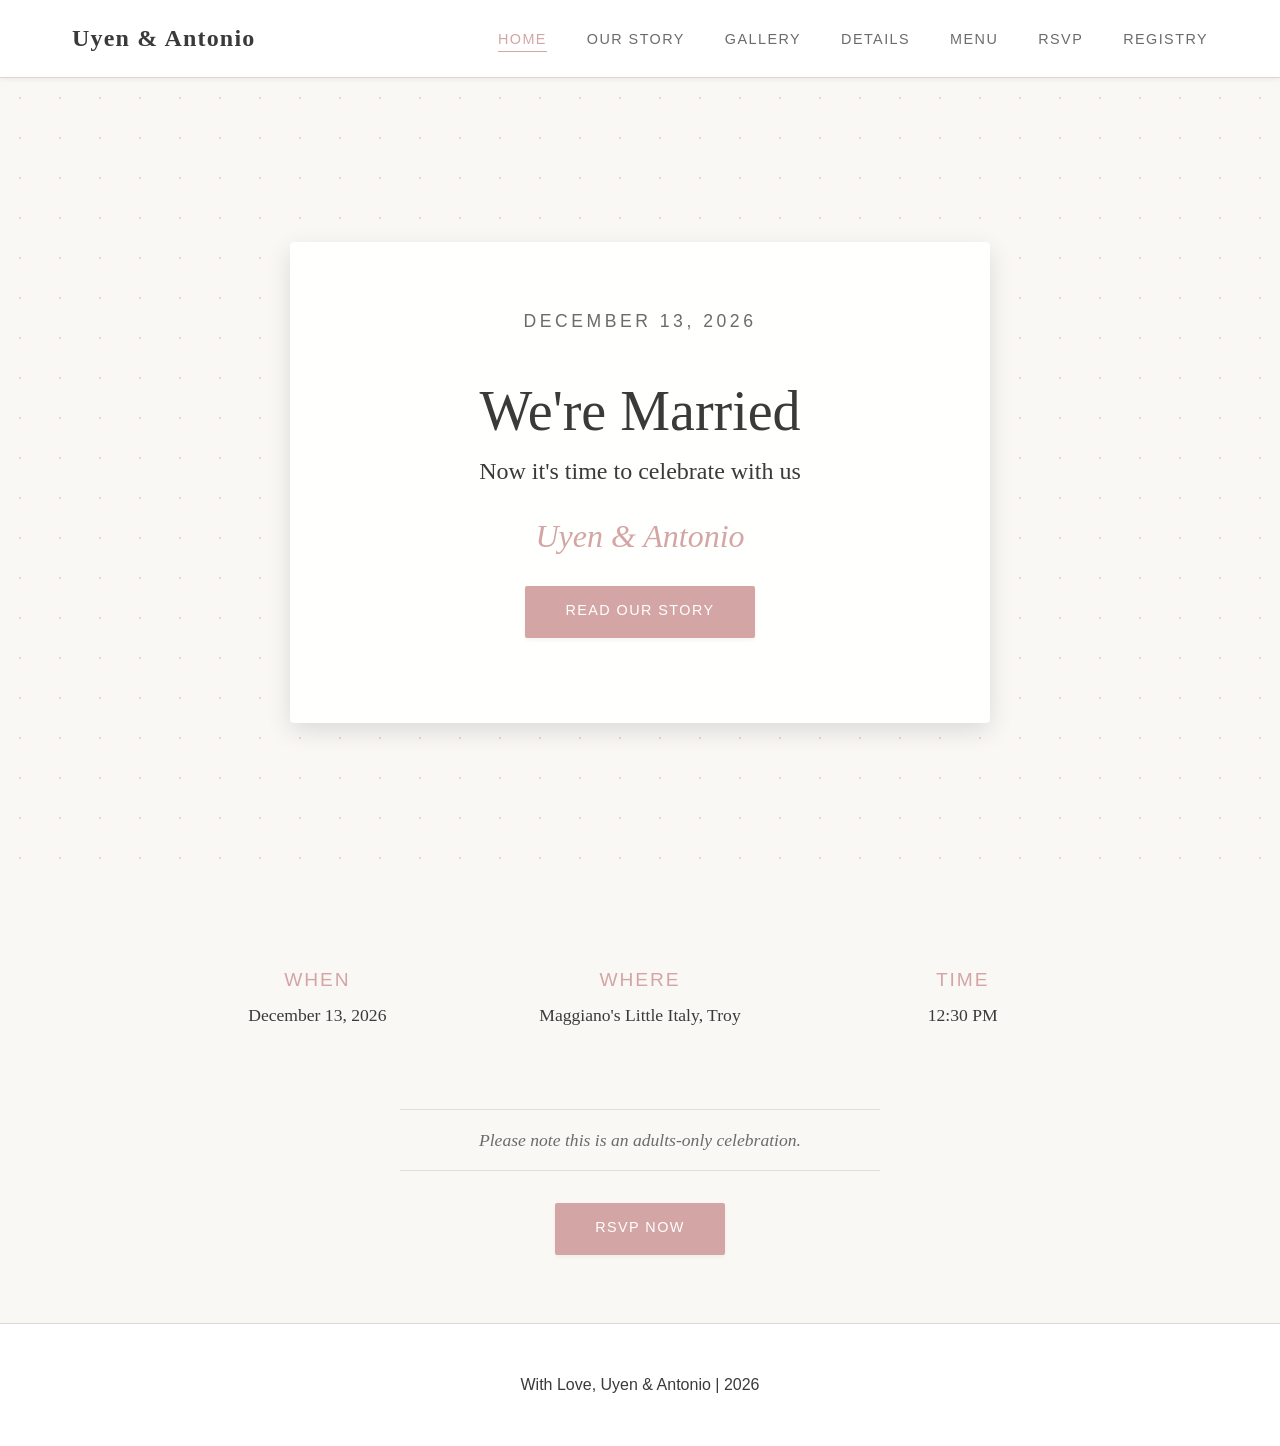
<file: index.html>
<!DOCTYPE html>
<html lang="en">
<head>
    <meta charset="UTF-8">
    <meta name="viewport" content="width=device-width, initial-scale=1.0">
    <title>Uyen & Antonio's Wedding</title>
    <link rel="stylesheet" href="css/main.css">
</head>
<body>
<!-- Navigation -->
    <nav class="navbar">
        <div class="nav-container">
            <div class="logo">Uyen & Antonio</div>
            <ul class="nav-links">
                <li><a href="index.html" class="active">Home</a></li>
                <li><a href="story.html">Our Story</a></li>
                <li><a href="gallery.html">Gallery</a></li>
                <li><a href="details.html">Details</a></li>
                <li><a href="menu.html">Menu</a></li>
                <li><a href="rsvp.html">RSVP</a></li>
                <li><a href="registry.html">Registry</a></li>
            </ul>
            <div class="hamburger">☰</div>
        </div>
    </nav>

<section class="hero">
  <!-- Simplified Hero Card -->
  <div class="hero-card">
    <p class="date">December 13, 2026</p>
    <h1>We're Married</h1>
    <h2>Now it's time to celebrate with us</h2>
    
    <p class="names">Uyen & Antonio</p>
    <a href="story.html"><button class="cta-button">Read Our Story</button></a>
  </div>
</section>

<!-- Quick Info Cards -->
<section class="quick-info">
  <div class="info-cards">
    <div class="info-card">
        <h3>When</h3>
        <p>December 13, 2026</p>
    </div>
    <div class="info-card">
        <h3>Where</h3>
        <p>Maggiano's Little Italy, Troy</p>
    </div>
    <div class="info-card">
        <h3>Time</h3>
        <p>12:30 PM</p>
    </div>
  </div>
  <p class="adults-only-note">Please note this is an adults-only celebration.</p>
  <div class="cta-section" style="text-align: center;">
            <a href="rsvp.html"><button class="cta-button primary">RSVP Now</button></a>
        </div>
</section>

<!-- Footer -->
    <footer class="footer">
        <p>With Love, Uyen & Antonio | 2026</p>
    </footer>

    <script src="js/main.js"></script>
</body>
</html>
</file>
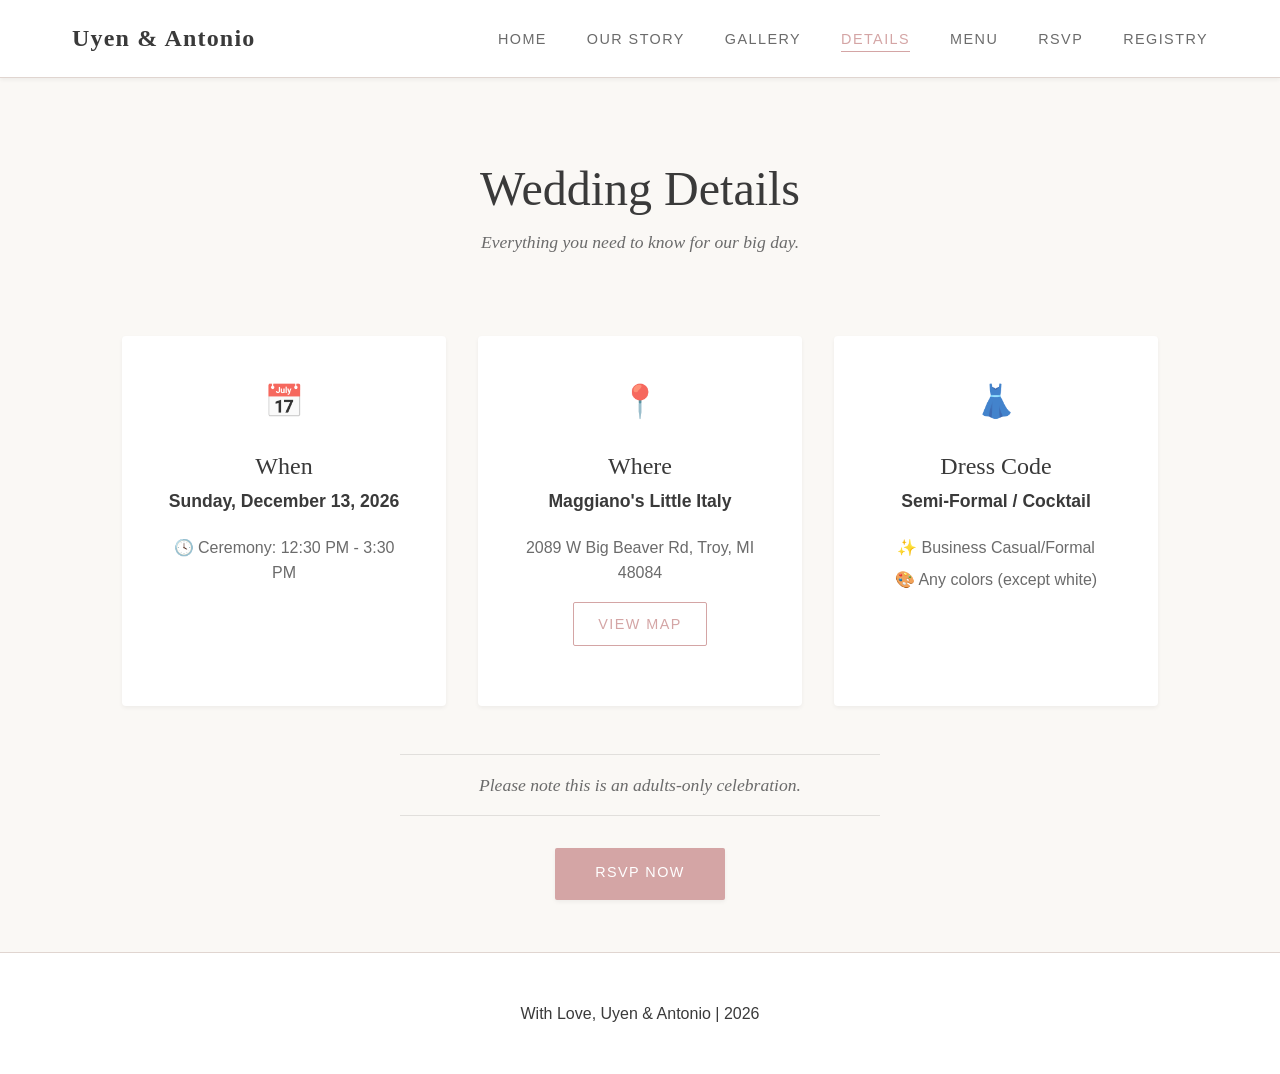
<file: details.html>
<!DOCTYPE html>
<html lang="en">
<head>
    <meta charset="UTF-8">
    <meta name="viewport" content="width=device-width, initial-scale=1.0">
    <title>Wedding Details - Uyen & Antonio</title>
    <link rel="stylesheet" href="css/main.css">
</head>
<body>
    <!-- Navigation -->
    <nav class="navbar">
        <div class="nav-container">
            <div class="logo">Uyen & Antonio</div>
            <ul class="nav-links">
                <li><a href="index.html">Home</a></li>
                <li><a href="story.html">Our Story</a></li>
                <li><a href="gallery.html">Gallery</a></li>
                <li><a href="details.html" class="active">Details</a></li>
                <li><a href="menu.html">Menu</a></li>
                <li><a href="rsvp.html">RSVP</a></li>
                <li><a href="registry.html">Registry</a></li>
            </ul>
            <div class="hamburger">☰</div>
        </div>
    </nav>

    <!-- Details Section -->
    <section class="details-page">
        <div class="page-header">
            <h1>Wedding Details</h1>
            <p class="subtitle">Everything you need to know for our big day.</p>
        </div>

        <!-- 1. THE GRID (For short, punchy info) -->
        <div class="details-grid">
            
            <!-- Date & Time -->
            <div class="detail-block">
                <div class="block-icon">📅</div>
                <h2>When</h2>
                <p class="detail-primary"><strong>Sunday, December 13, 2026</strong></p>
                <div class="detail-list">
                    <p>🕓 Ceremony: 12:30 PM - 3:30 PM</p>
                </div>
            </div>

            <!-- Location -->
            <div class="detail-block">
                <div class="block-icon">📍</div>
                <h2>Where</h2>
                <p class="detail-primary"><strong>Maggiano's Little Italy</strong></p>
                <p class="detail-address">
                    2089 W Big Beaver Rd, Troy, MI 48084<br>
                </p>
                <a href="https://maps.app.goo.gl/qDVgX57B8YgfMQWY7" target="_blank">
                    <button class="cta-button secondary" style="margin-top: 1rem; padding: 0.8rem 1.5rem;">View Map</button>
                </a>
            </div>

            <!-- Dress Code -->
            <div class="detail-block">
                <div class="block-icon">👗</div>
                <h2>Dress Code</h2>
                <p class="detail-primary"><strong>Semi-Formal / Cocktail</strong></p>
                <div class="detail-list">
                    <p>✨ Business Casual/Formal</p>
                    <p>🎨 Any colors (except white)</p>
                
                </div>
            </div>

            
        </div>

        <!-- 2. THE FAQ LIST 
        <div class="faq-section-container">
            <h2 class="section-title">Frequently Asked Questions</h2>
            
            <dl class="faq-list">
                <div class="faq-item">
                    <dt>Can I bring a plus-one?</dt>
                    <dd>If your invitation says "and Guest," absolutely!</dd>
                </div>

                

                <div class="faq-item">
                    <dt>What about food allergies?</dt>
                    <dd>Please let us know in your RSVP form! We are working closely with the caterer to ensure safe options for everyone.</dd>
                </div>

                <div class="faq-item">
                    <dt>Is there parking nearby?</dt>
                    <dd>Yes, Capital Prime offers free parking spaces. There is also free street parking.</dd>
                </div>
            </dl>
        </div>
-->
        <p class="adults-only-note">Please note this is an adults-only celebration.</p>
        <div class="cta-section" style="text-align: center;">
            <a href="rsvp.html"><button class="cta-button primary">RSVP Now</button></a>
        </div>
    </section>

    <!-- Footer -->
    <footer class="footer">
        <p>With Love, Uyen & Antonio | 2026</p>
    </footer>

    <script src="js/main.js"></script>
</body>
</html>
</file>
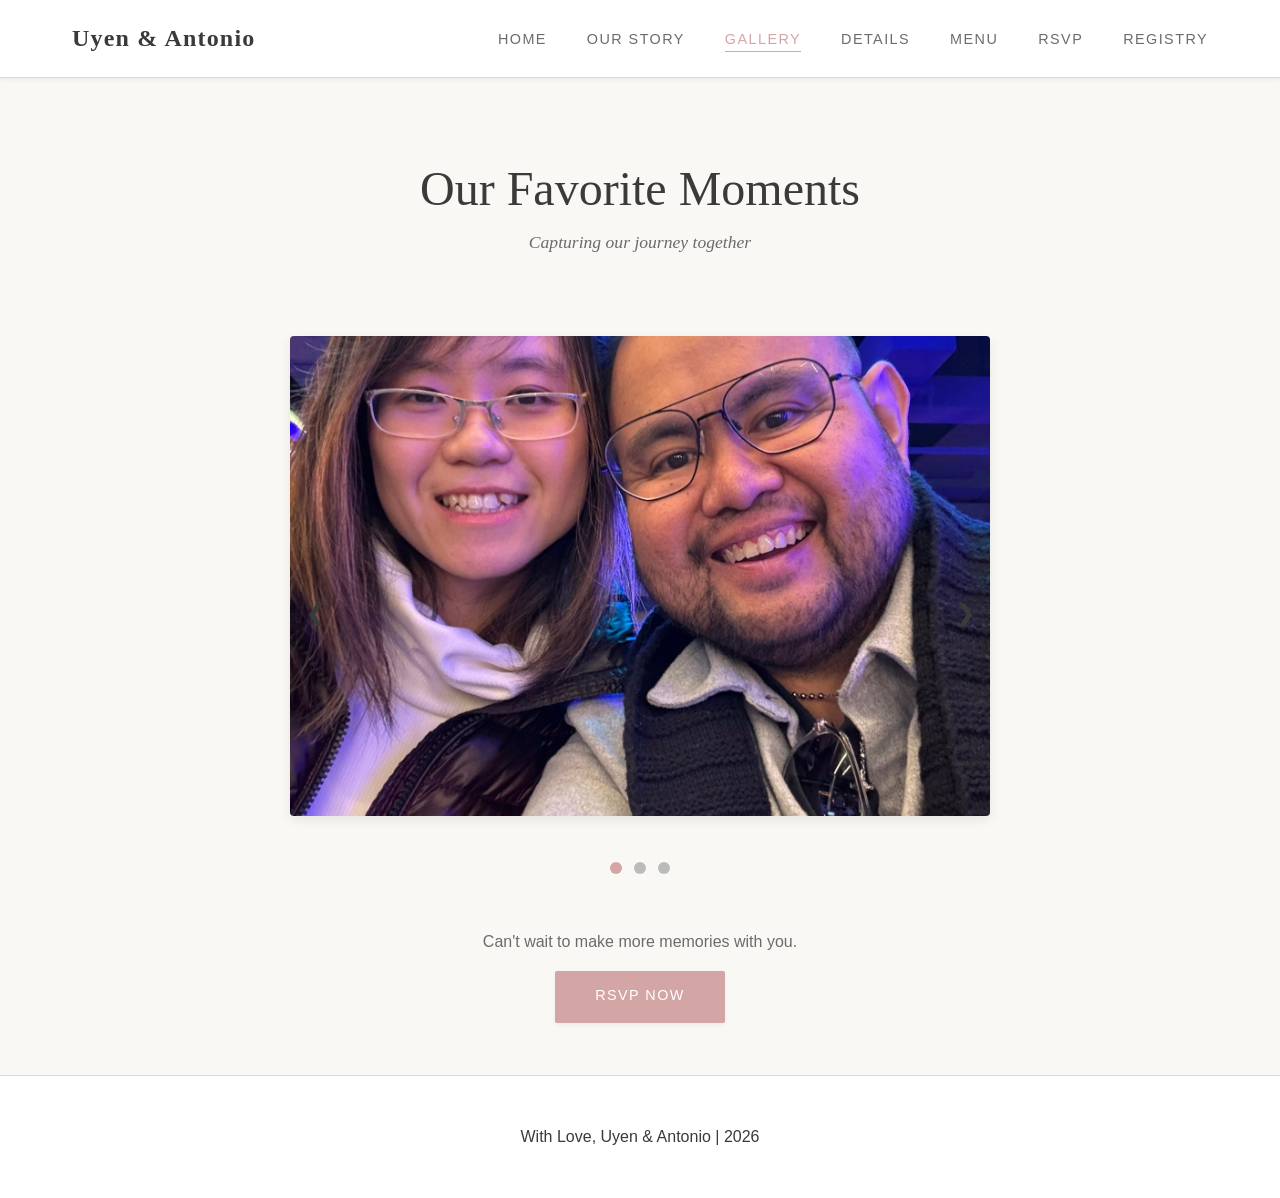
<file: gallery.html>
<!DOCTYPE html>
<html lang="en">
<head>
    <meta charset="UTF-8">
    <meta name="viewport" content="width=device-width, initial-scale=1.0">
    <title>Photo Gallery - Uyen & Antonio</title>
    <link rel="stylesheet" href="css/main.css">
</head>
<body>
    <!-- Navigation -->
    <nav class="navbar">
        <div class="nav-container">
            <div class="logo">Uyen & Antonio</div>
            <ul class="nav-links">
                <li><a href="index.html">Home</a></li>
                <li><a href="story.html">Our Story</a></li>
                <li><a href="gallery.html" class="active">Gallery</a></li>
                <li><a href="details.html">Details</a></li>
                <li><a href="menu.html">Menu</a></li>
                <li><a href="rsvp.html">RSVP</a></li>
                <li><a href="registry.html">Registry</a></li>
            </ul>
            <div class="hamburger">☰</div>
        </div>
    </nav>

    <!-- Gallery Section -->
    <section class="gallery-page">
        <div class="page-header">
            <h1>Our Favorite Moments</h1>
            <p class="subtitle">Capturing our journey together</p>
        </div>

        <!-- Slideshow -->
        <div class="slideshow-container">
            <div class="slide fade">
                <img src="images/photo1.jpg" alt="Uyen & Antonio - moment 1">
            </div>
            <div class="slide fade">
                <img src="images/photo2.jpg" alt="Uyen & Antonio - moment 2">
            </div>
            <div class="slide fade">
                <img src="images/photo3.jpg" alt="Uyen & Antonio - moment 3">
            </div>

            <a class="prev" role="button" tabindex="0" aria-label="Previous slide">&#10094;</a>
            <a class="next" role="button" tabindex="0" aria-label="Next slide">&#10095;</a>
        </div>

        <div class="slideshow-dots">
            <span class="dot" role="button" tabindex="0" aria-label="Go to slide 1"></span>
            <span class="dot" role="button" tabindex="0" aria-label="Go to slide 2"></span>
            <span class="dot" role="button" tabindex="0" aria-label="Go to slide 3"></span>
        </div>

        <div class="cta-section" style="text-align: center; margin-top: 3rem;">
            <p style="margin-bottom: 1rem; color: var(--text-light);">Can't wait to make more memories with you.</p>
           
        </div>
        <div class="cta-section" style="text-align: center;">
            <a href="rsvp.html"><button class="cta-button primary">RSVP Now</button></a>
        </div>
    </section>

    <!-- Footer -->
    <footer class="footer">
        <p>With Love, Uyen & Antonio | 2026</p>
    </footer>

    <script src="js/main.js"></script>
</body>
</html>
</file>
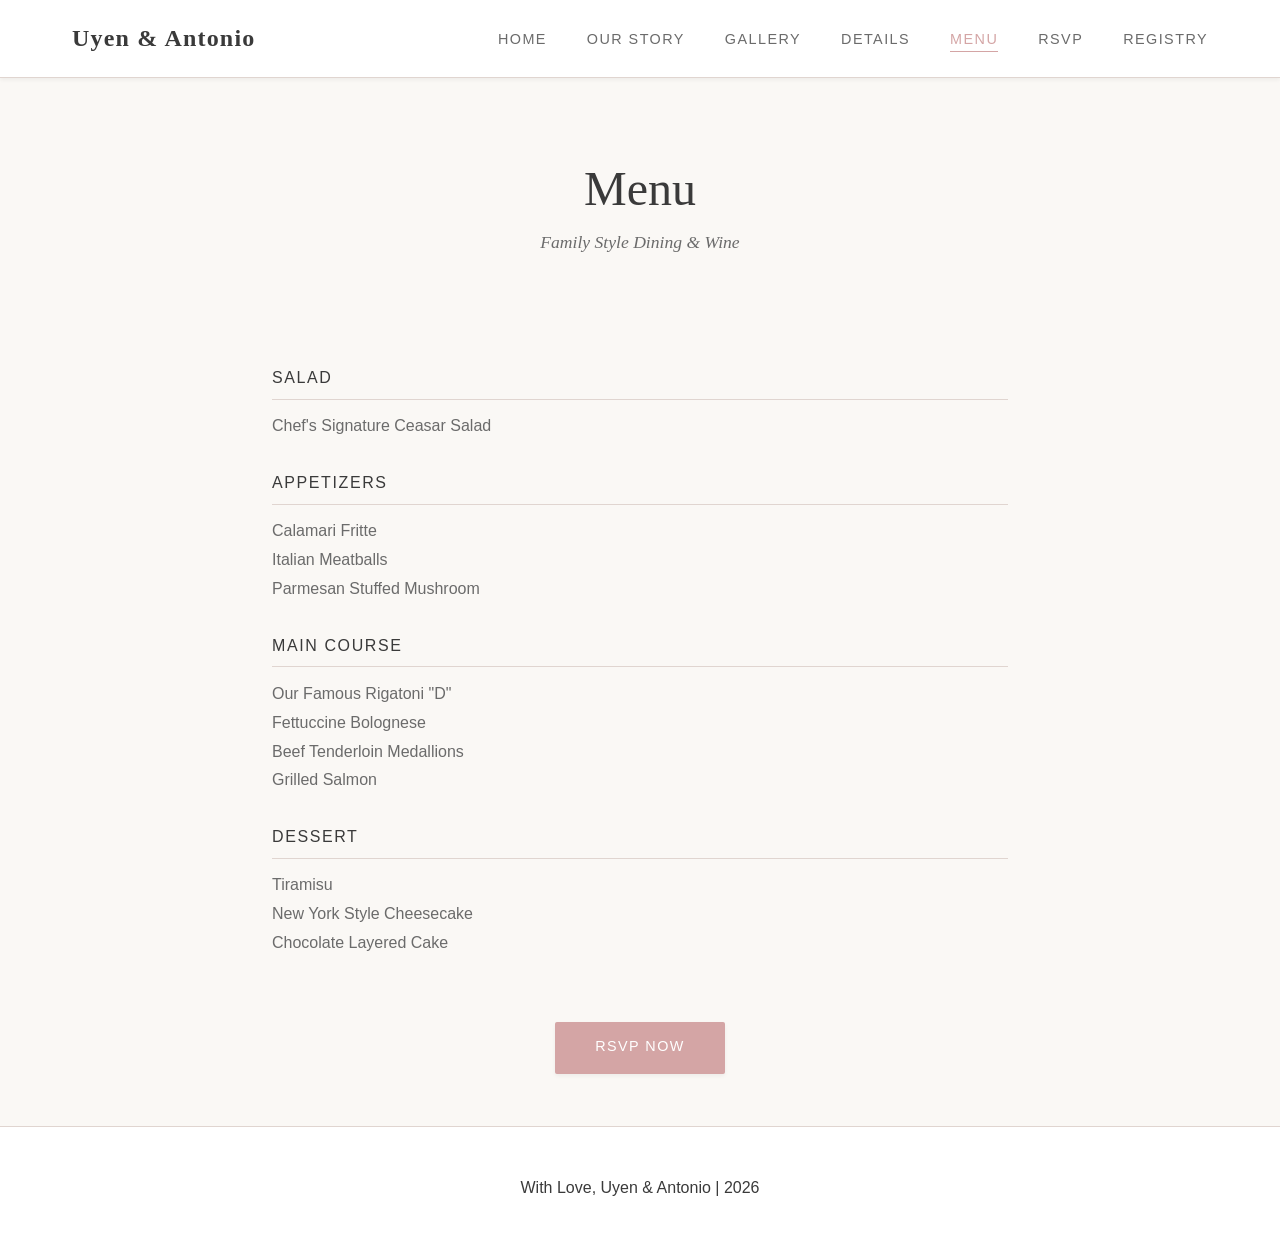
<file: menu.html>
<!DOCTYPE html>
<html lang="en">
<head>
    <meta charset="UTF-8">
    <meta name="viewport" content="width=device-width, initial-scale=1.0">
    <title>Menu - Uyen & Antonio</title>
    <link rel="stylesheet" href="css/main.css">
</head>
<body>
    <!-- Navigation -->
    <nav class="navbar">
        <div class="nav-container">
            <div class="logo">Uyen & Antonio</div>
            <ul class="nav-links">
                <li><a href="index.html">Home</a></li>
                <li><a href="story.html">Our Story</a></li>
                <li><a href="gallery.html">Gallery</a></li>
                <li><a href="details.html">Details</a></li>
                <li><a href="menu.html" class="active">Menu</a></li>
                <li><a href="rsvp.html">RSVP</a></li>
                <li><a href="registry.html">Registry</a></li>
            </ul>
            <div class="hamburger">☰</div>
        </div>
    </nav>

    <!-- Menu Section -->
    <section class="story-page">
        <div class="page-header">
            <h1>Menu</h1>
            <p class="subtitle">Family Style Dining & Wine</p>
        </div>

        <!-- Menu Items -->
        <div class="menu-sections">
            <div class="menu-section">
                <h3>Salad</h3>
                <ul class="menu-list">
                    <li>Chef's Signature Ceasar Salad</li>
                </ul>
            </div>

            <div class="menu-section">
                <h3>Appetizers</h3>
                <ul class="menu-list">
                    <li>Calamari Fritte</li>
                    <li>Italian Meatballs</li>
                    <li>Parmesan Stuffed Mushroom</li>
                </ul>
            </div>

            <div class="menu-section">
                <h3>Main Course</h3>
                <ul class="menu-list">
                    <li>Our Famous Rigatoni "D"</li>
                    <li>Fettuccine Bolognese</li>
                    <li>Beef Tenderloin Medallions</li>
                    <li>Grilled Salmon</li>
                </ul>
            </div>

            <div class="menu-section">
                <h3>Dessert</h3>
                <ul class="menu-list">
                    <li>Tiramisu</li>
                    <li>New York Style Cheesecake</li>
                    <li>Chocolate Layered Cake</li>
                </ul>
            </div>
        </div>

        <div class="cta-section" style="text-align: center;">
            <a href="rsvp.html"><button class="cta-button primary">RSVP Now</button></a>
        </div>
    </section>

    <!-- Footer -->
    <footer class="footer">
        <p>With Love, Uyen & Antonio | 2026</p>
    </footer>

    <script src="js/main.js"></script>
</body>
</html>
</file>
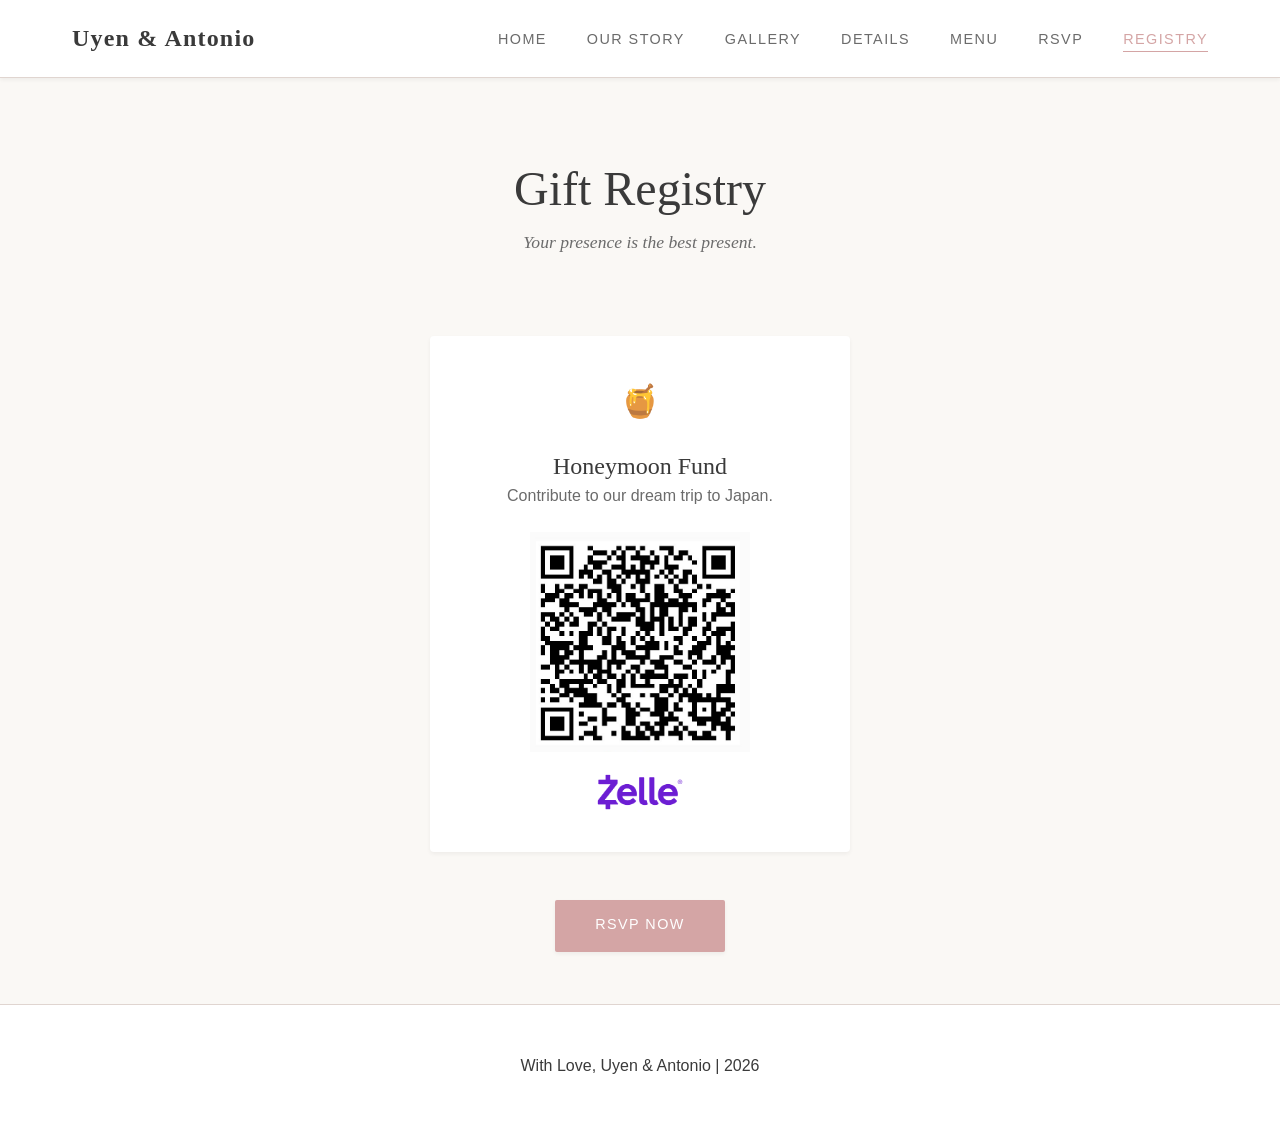
<file: registry.html>
<!DOCTYPE html>
<html lang="en">
<head>
    <meta charset="UTF-8">
    <meta name="viewport" content="width=device-width, initial-scale=1.0">
    <title>Registry - Uyen & Antonio</title>
    <link rel="stylesheet" href="css/main.css">
</head>
<body>
    <!-- Navigation -->
    <nav class="navbar">
        <div class="nav-container">
            <div class="logo">Uyen & Antonio</div>
            <ul class="nav-links">
                <li><a href="index.html">Home</a></li>
                <li><a href="story.html">Our Story</a></li>
                <li><a href="gallery.html">Gallery</a></li>
                <li><a href="details.html">Details</a></li>
                <li><a href="menu.html">Menu</a></li>
                <li><a href="rsvp.html">RSVP</a></li>
                <li><a href="registry.html" class="active">Registry</a></li>
            </ul>
            <div class="hamburger">☰</div>
        </div>
    </nav>

    <section class="registry-page">
        <div class="page-header">
            <h1>Gift Registry</h1>
            <p class="subtitle">Your presence is the best present.</p>
        </div>

        <div class="registry-grid">
            <!-- Amazon Card (hidden for now)
            <div class="registry-card">
                <div class="icon">🎁</div>
                <h2>Amazon</h2>
                <p style="margin-bottom: 1.5rem; color: var(--text-light);">For home essentials and fun finds.</p>
                <a href="https://amazon.com/wedding/your-registry-link" target="_blank">
                    <button class="cta-button secondary">View Registry</button>
                </a>
            </div>
            -->

            <!-- Cash Fund Card -->
            <div class="registry-card">
                <div class="icon">🍯</div>
                <h2>Honeymoon Fund</h2>
                <p style="margin-bottom: 1.5rem; color: var(--text-light);">Contribute to our dream trip to Japan.</p>
                <img src="images/zelle.jpg" alt="Zelle QR code for our honeymoon fund" class="registry-qr">
                <img src="images/zelle-logo-clean.png" alt="Zelle" class="registry-zelle-logo">
            </div>
            
        </div>
        <div class="cta-section" style="text-align: center;">
            <a href="rsvp.html"><button class="cta-button primary">RSVP Now</button></a>
        </div>
    </section>

    <!-- Footer -->
    <footer class="footer">
        <p>With Love, Uyen & Antonio | 2026</p>
    </footer>

    <script src="js/main.js"></script>
</body>
</html>
</file>
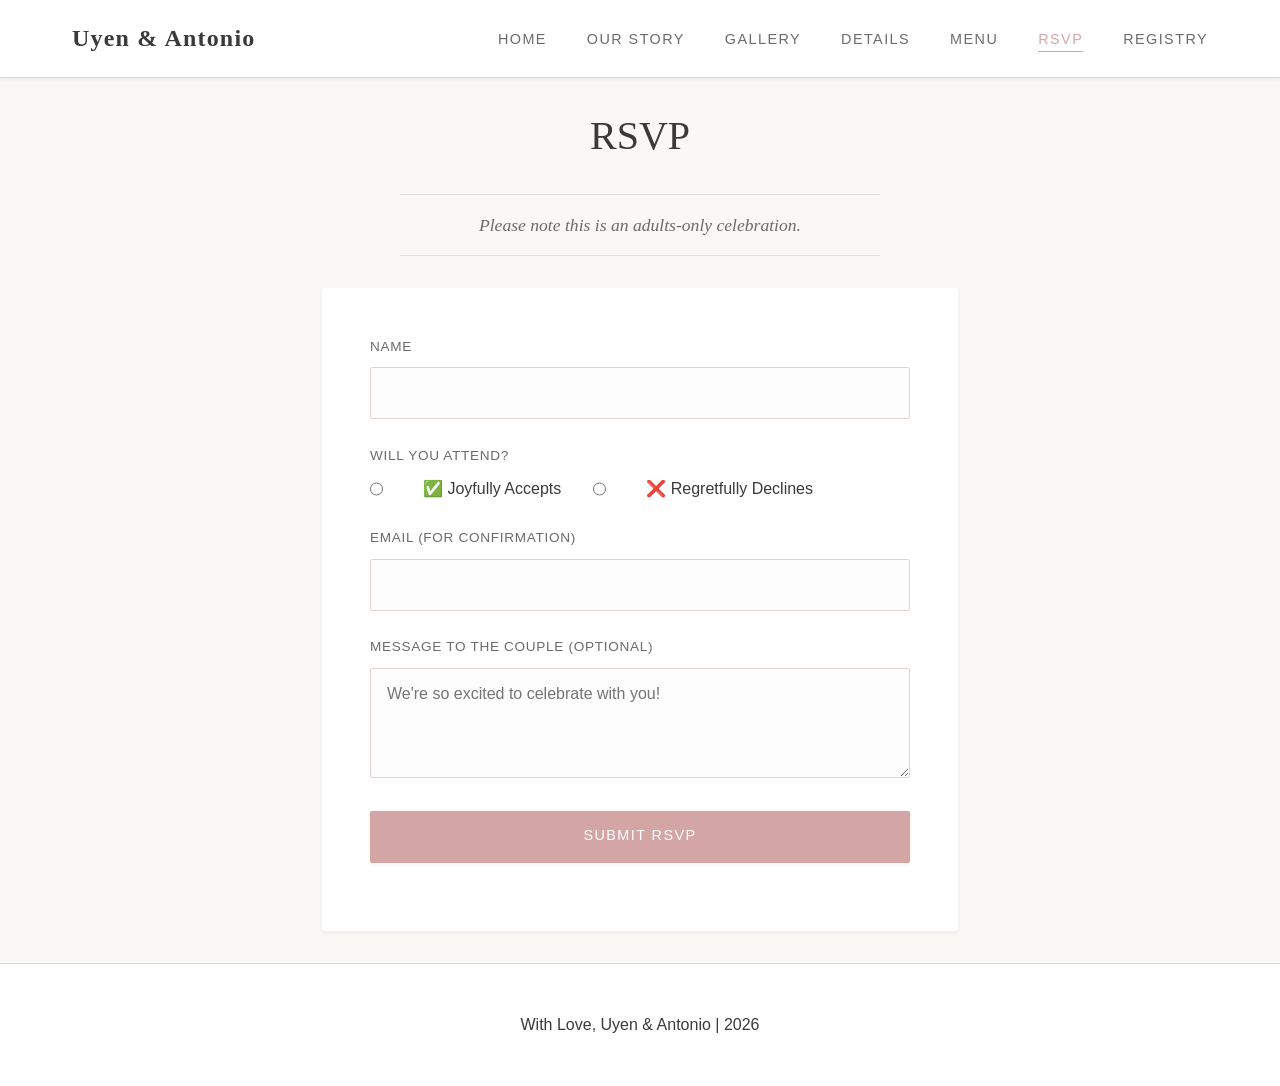
<file: rsvp.html>
<!DOCTYPE html>
<html lang="en">
<head>
    <meta charset="UTF-8">
    <meta name="viewport" content="width=device-width, initial-scale=1.0">
    <title>RSVP - Uyen & Antonio</title>
    <link rel="stylesheet" href="css/main.css">
</head>
<body>
    <!-- Navigation -->
    <nav class="navbar">
        <div class="nav-container">
            <div class="logo">Uyen & Antonio</div>
            <ul class="nav-links">
                <li><a href="index.html">Home</a></li>
                <li><a href="story.html">Our Story</a></li>
                <li><a href="gallery.html">Gallery</a></li>
                <li><a href="details.html">Details</a></li>
                <li><a href="menu.html">Menu</a></li>
                <li><a href="rsvp.html" class="active">RSVP</a></li>
                <li><a href="registry.html">Registry</a></li>
            </ul>
            <div class="hamburger">☰</div>
        </div>
    </nav>
<section class="rsvp-page">
  <h1>RSVP</h1>
  <p class="adults-only-note">Please note this is an adults-only celebration.</p>

  

  <!-- RSVP Form -->
  <!-- data-netlify="true" registers this form with Netlify Forms at deploy time.
       action points to a fallback thank-you page if JS doesn't run.
       The hidden "bot-field" is Netlify's honeypot spam filter. -->
  <form id="rsvp-form" class="rsvp-form" name="rsvp" method="POST"
        data-netlify="true" netlify-honeypot="bot-field" action="/thank-you.html">
    <input type="hidden" name="form-name" value="rsvp">
    <p style="display:none;">
      <label>Don't fill this out if you're human: <input name="bot-field"></label>
    </p>

    <!-- Pre-filled from token -->
    <div class="form-group">
      <label for="name">Name</label>
      <input type="text" id="name" name="name">
    </div>

    <!-- Attendance -->
    <div class="form-group">
      <label>Will you attend?</label>
      <div class="radio-group">
        <input type="radio" id="yes" name="attendance" value="yes" required>
        <label for="yes">✅ Joyfully Accepts</label>
        
        <input type="radio" id="no" name="attendance" value="no">
        <label for="no">❌ Regretfully Declines</label>
      </div>
    </div>

    <!-- Plus One Count (if applicable) 
    <div class="form-group" id="plus-one-section">
      <label for="plus-one">Number of Guests (including you)</label>
      <select id="plus-one" name="plus-one">
        <option value="1">1</option>
        <option value="2">2</option>
      </select>
    </div>
-->
    <!-- Email -->
    <div class="form-group">
      <label for="email">Email (for confirmation)</label>
      <input type="email" id="email" name="email" required>
    </div>

    <!-- Dietary Restrictions 
    <div class="form-group">
      <label for="dietary">Dietary Restrictions (optional)</label>
      <textarea id="dietary" name="dietary" 
                placeholder="Vegetarian, allergies, etc."></textarea>
    </div>
-->
    <!-- Message to Couple -->
    <div class="form-group">
      <label for="message">Message to the Couple (optional)</label>
      <textarea id="message" name="message" 
                placeholder="We're so excited to celebrate with you!"></textarea>
    </div>

    <!-- Submit Button -->
    <button type="submit" class="submit-button">Submit RSVP</button>
  </form>

  <!-- Success message shown after submitting -->
  <div id="rsvp-success" class="rsvp-success" hidden>
    <span class="rsvp-success-icon">💌</span>
    <p>Thank you! Your RSVP has been received. We can’t wait to see you!</p>
  </div>
</section>

<!-- Toast pop-up notification -->
<div id="toast" class="toast" role="status" aria-live="polite"></div>
<!-- Footer -->
    <footer class="footer">
        <p>With Love, Uyen & Antonio | 2026</p>
    </footer>

    <script src="js/main.js"></script>
</body>
</html>
</file>
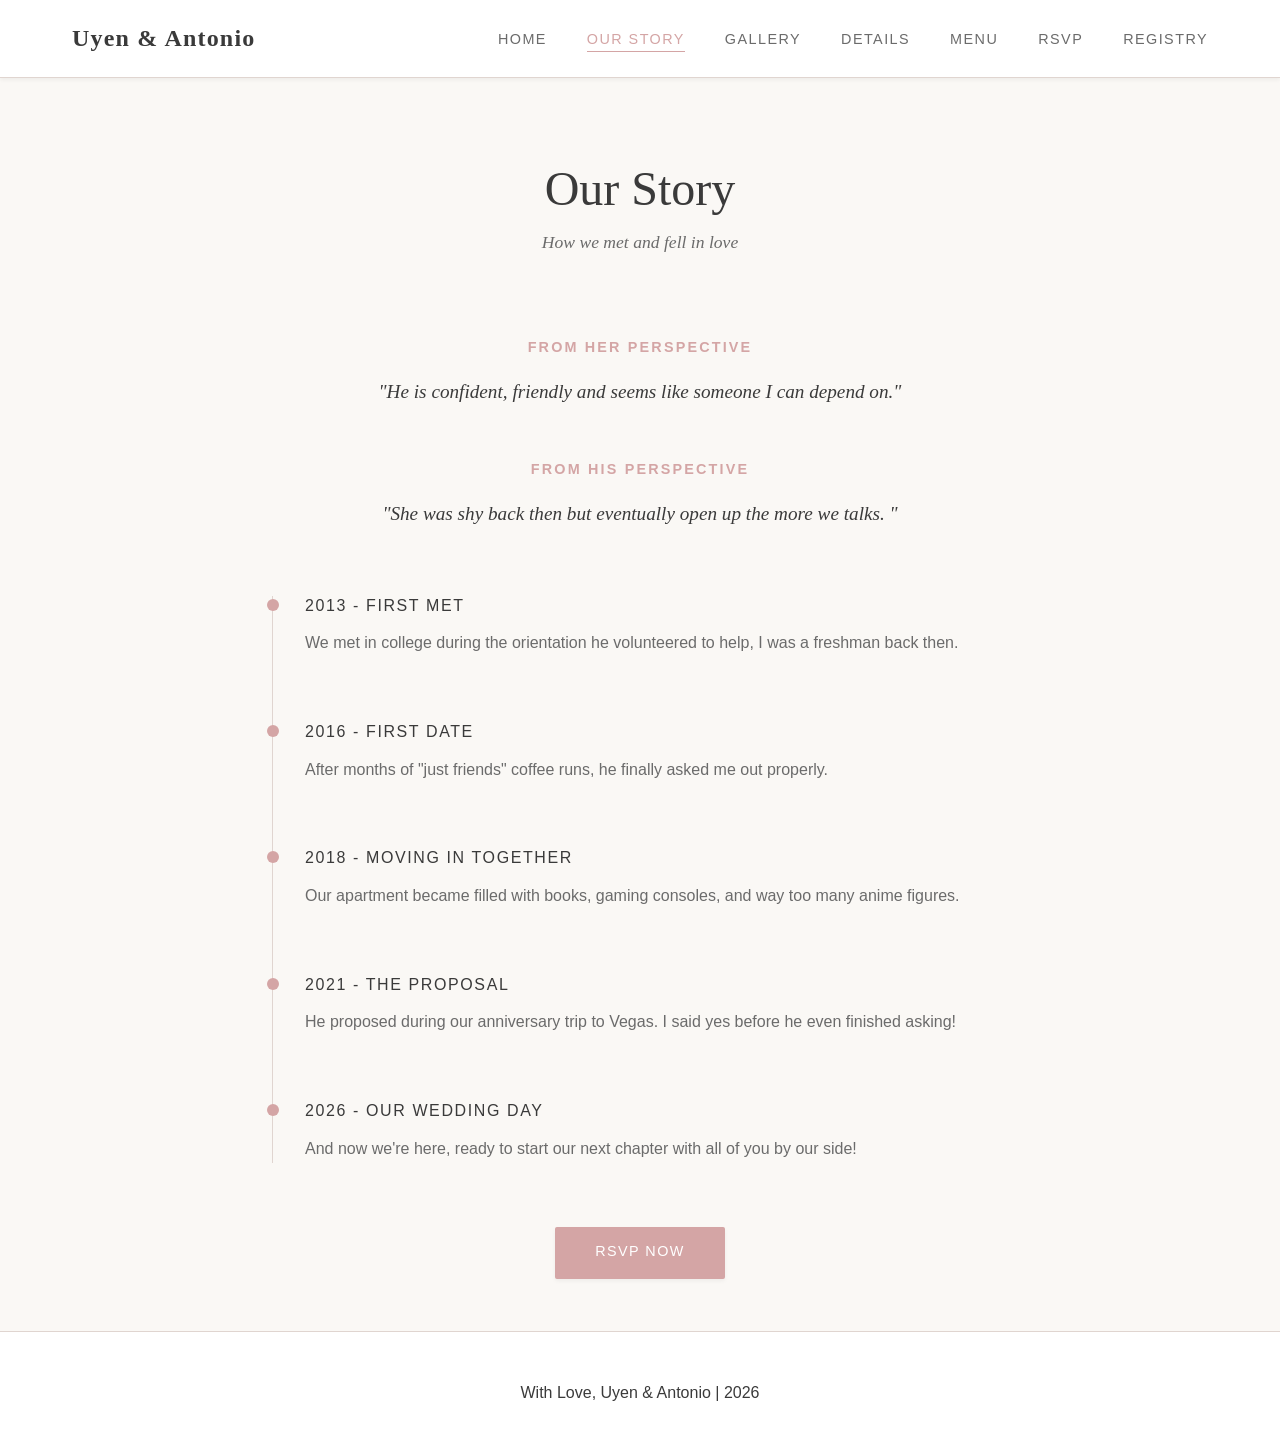
<file: story.html>
<!DOCTYPE html>
<html lang="en">
<head>
    <meta charset="UTF-8">
    <meta name="viewport" content="width=device-width, initial-scale=1.0">
    <title>Our Story - Uyen & Antonio</title>
    <link rel="stylesheet" href="css/main.css">
</head>
<body>
    <!-- Navigation -->
    <nav class="navbar">
        <div class="nav-container">
            <div class="logo">Uyen & Antonio</div>
            <ul class="nav-links">
                <li><a href="index.html">Home</a></li>
                <li><a href="story.html" class="active">Our Story</a></li>
                <li><a href="gallery.html">Gallery</a></li>
                <li><a href="details.html">Details</a></li>
                <li><a href="menu.html">Menu</a></li>
                <li><a href="rsvp.html">RSVP</a></li>
                <li><a href="registry.html">Registry</a></li>
            </ul>
            <div class="hamburger">☰</div>
        </div>
    </nav>

    <!-- Story Section -->
    <section class="story-page">
        <div class="page-header">
            <h1>Our Story</h1>
            <p class="subtitle">How we met and fell in love</p>
        </div>

        <!-- Narrative Section (Replaces VN Dialogue) -->
        <div class="story-narrative">
            <div class="story-block">
                <span class="speaker-name">From Her Perspective</span>
                <p class="story-text">
                    "He is confident, friendly and seems like someone I can depend on."
                </p>
            </div>
            
            <div class="story-block">
                <span class="speaker-name">From His Perspective</span>
                <p class="story-text">
                    "She was shy back then but eventually open up the more we talks. "
                </p>
            </div>
        </div>

        <!-- Timeline -->
        <div class="timeline">
            <div class="timeline-item">
                <div class="timeline-marker"></div>
                <div class="timeline-content">
                    <h3>2013 - First Met</h3>
                    <p>We met in college during the orientation he volunteered to help, I was a freshman back then.</p>
                </div>
            </div>

            <div class="timeline-item">
                <div class="timeline-marker"></div>
                <div class="timeline-content">
                    <h3>2016 - First Date</h3>
                    <p>After months of "just friends" coffee runs, he finally asked me out properly.</p>
                </div>
            </div>

            <div class="timeline-item">
                <div class="timeline-marker"></div>
                <div class="timeline-content">
                    <h3>2018 - Moving In Together</h3>
                    <p>Our apartment became filled with books, gaming consoles, and way too many anime figures.</p>
                </div>
            </div>

            <div class="timeline-item">
                <div class="timeline-marker"></div>
                <div class="timeline-content">
                    <h3>2021 - The Proposal</h3>
                    <p>He proposed during our anniversary trip to Vegas. I said yes before he even finished asking!</p>
                </div>
            </div>

            <div class="timeline-item">
                <div class="timeline-marker"></div>
                <div class="timeline-content">
                    <h3>2026 - Our Wedding Day</h3>
                    <p>And now we're here, ready to start our next chapter with all of you by our side!</p>
                </div>
            </div>
        </div>

        <div class="cta-section" style="text-align: center;">
            <a href="rsvp.html"><button class="cta-button primary">RSVP Now</button></a>
        </div>
    </section>

    <!-- Footer -->
    <footer class="footer">
        <p>With Love, Uyen & Antonio | 2026</p>
    </footer>

    <script src="js/main.js"></script>
</body>
</html>
</file>
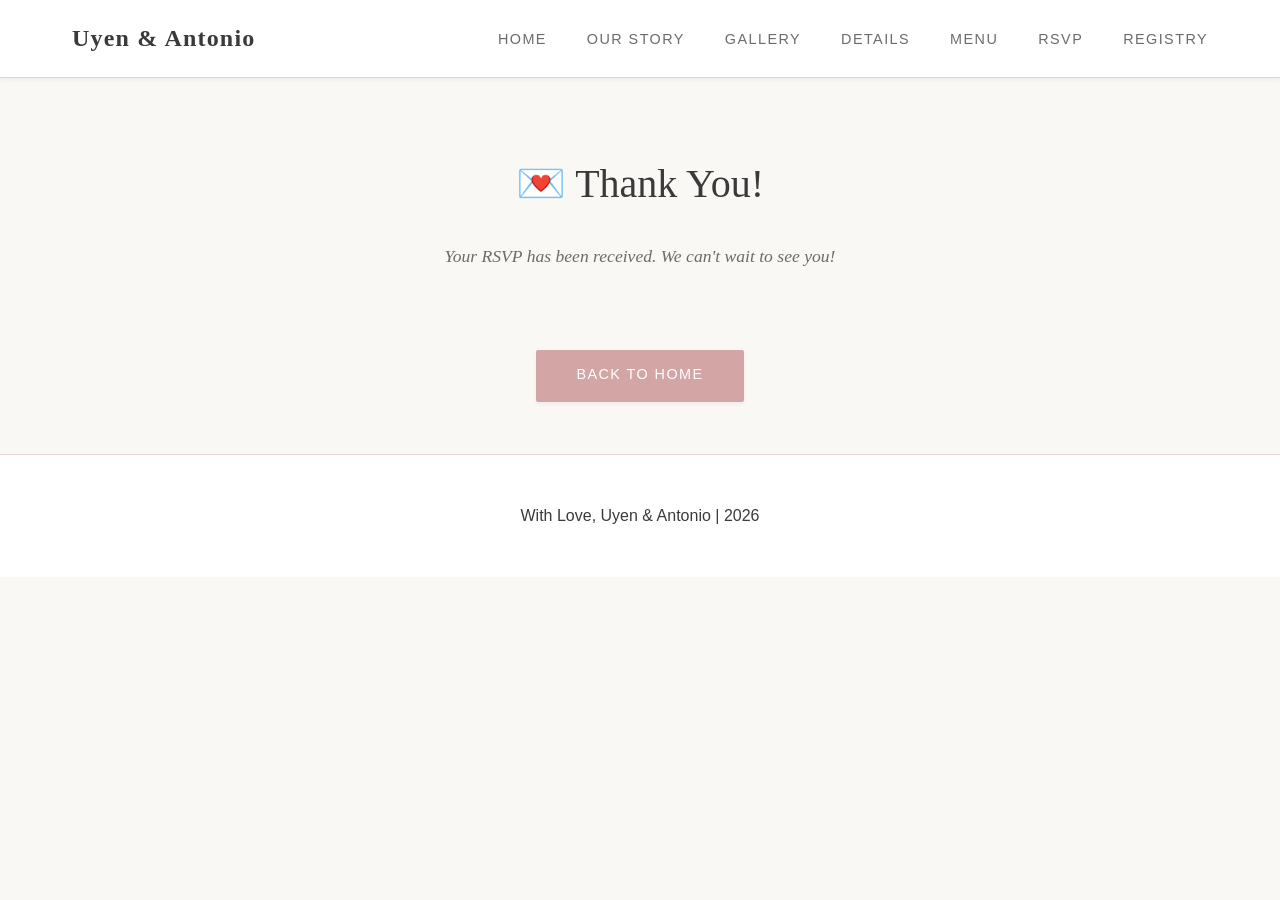
<file: thank-you.html>
<!DOCTYPE html>
<html lang="en">
<head>
    <meta charset="UTF-8">
    <meta name="viewport" content="width=device-width, initial-scale=1.0">
    <title>Thank You - Uyen & Antonio</title>
    <link rel="stylesheet" href="css/main.css">
</head>
<body>
    <!-- Navigation -->
    <nav class="navbar">
        <div class="nav-container">
            <div class="logo">Uyen & Antonio</div>
            <ul class="nav-links">
                <li><a href="index.html">Home</a></li>
                <li><a href="story.html">Our Story</a></li>
                <li><a href="gallery.html">Gallery</a></li>
                <li><a href="details.html">Details</a></li>
                <li><a href="menu.html">Menu</a></li>
                <li><a href="rsvp.html">RSVP</a></li>
                <li><a href="registry.html">Registry</a></li>
            </ul>
            <div class="hamburger">☰</div>
        </div>
    </nav>

    <section class="rsvp-page" style="text-align: center;">
        <div class="page-header">
            <h1>💌 Thank You!</h1>
            <p class="subtitle">Your RSVP has been received. We can't wait to see you!</p>
        </div>
        <a href="index.html"><button class="cta-button primary">Back to Home</button></a>
    </section>

    <!-- Footer -->
    <footer class="footer">
        <p>With Love, Uyen & Antonio | 2026</p>
    </footer>

    <script src="js/main.js"></script>
</body>
</html>
</file>
<file: css/main.css>
/* GLOBAL STYLES & VARIABLES */

:root {
    
    --primary-color: #d4a5a5;          /* Soft pink */

    --text-dark: #3a3a3a;
    --text-light: #6b6b6b;
    --bg-light: #faf8f5;               /* Warm off-white */
    --bg-card: #ffffff;                /* Clean white for cards */
    --border-color: #e0d5d0;
    
    /* Spacing */
    --spacing-xs: 0.5rem;
    --spacing-sm: 1rem;
    --spacing-md: 2rem;
    --spacing-lg: 3rem;
    --spacing-xl: 4rem;
    
    /* Typography */
    --font-primary: 'Georgia', 'Times New Roman', serif;
    --font-secondary: -apple-system, BlinkMacSystemFont, 'Segoe UI', sans-serif;
    
    /* Border Radius */
    --radius-sm: 4px;   /* Sharper, more traditional corners */
    --radius-md: 8px;
    --radius-lg: 12px;
    
    /* Shadows - Softened for elegance */
    --shadow-sm: 0 2px 4px rgba(0, 0, 0, 0.05);
    --shadow-md: 0 4px 12px rgba(0, 0, 0, 0.08);
    --shadow-lg: 0 8px 24px rgba(0, 0, 0, 0.12);
}

* {
    margin: 0;
    padding: 0;
    box-sizing: border-box;
}

body {
    font-family: var(--font-secondary);
    color: var(--text-dark);
    background-color: var(--bg-light);
    line-height: 1.6;
    overflow-x: hidden;
}

h1, h2, h3, h4, h5, h6 {
    font-family: var(--font-primary);
    font-weight: 500;
    line-height: 1.3;
}

a {
    text-decoration: none;
    color: inherit;
}

/* NAVIGATION BAR */

.navbar {
    background-color: rgba(255, 255, 255, 0.98);
    border-bottom: 1px solid var(--border-color);
    position: sticky;
    top: 0;
    z-index: 1000;
    box-shadow: var(--shadow-sm);
}

.nav-container {
    max-width: 1200px;
    margin: 0 auto;
    padding: 1.2rem 2rem;
    display: flex;
    justify-content: space-between;
    align-items: center;
}

.logo {
    font-family: var(--font-primary);
    font-size: 1.5rem;
    font-weight: 600;
    color: var(--text-dark); 
    letter-spacing: 0.05em;
}

.nav-links {
    display: flex;
    list-style: none;
    gap: 2.5rem;
}

.nav-links a {
    color: var(--text-light);
    font-size: 0.9rem;
    text-transform: uppercase; 
    letter-spacing: 0.1em;
    transition: color 0.3s ease;
    position: relative;
}

.nav-links a:hover,
.nav-links a.active {
    color: var(--primary-color);
}

/* Underline effect */
.nav-links a::after {
    content: '';
    position: absolute;
    bottom: -5px;
    left: 0;
    width: 0;
    height: 1px;
    background-color: var(--primary-color);
    transition: width 0.3s ease;
}

.nav-links a.active::after,
.nav-links a:hover::after {
    width: 100%;
}

.hamburger {
    display: none;
    font-size: 1.5rem;
    cursor: pointer;
    color: var(--text-dark);
}

/* HERO SECTION (Home Page) */

.hero {
    min-height: 90vh; 
    display: flex;
    align-items: center;
    justify-content: center;
    position: relative;
    background-color: var(--bg-light);
    
    background-image: radial-gradient(#e8d5d5 1px, transparent 1px);
    background-size: 40px 40px; 
    padding: 2rem;
}

.hero-card {
    background-color: rgba(255, 255, 255, 0.95);
    padding: 4rem 3rem;
    max-width: 700px;
    width: 100%;
    text-align: center;
    border: 1px solid white; 
    box-shadow: var(--shadow-lg);
    border-radius: var(--radius-sm); 
    
}

.hero-card h1 {
    font-size: 3.5rem;
    color: var(--text-dark);
    margin-bottom: 0.5rem;
    font-weight: normal;
}

.names {
    font-family: var(--font-primary);
    font-size: 2rem;
    color: var(--primary-color);
    margin: 1.5rem 0;
    font-style: italic;
}

.date {
    font-family: var(--font-secondary);
    font-size: 1.1rem;
    color: var(--text-light);
    text-transform: uppercase;
    letter-spacing: 0.2em;
    margin-bottom: 2.5rem;
    display: block;
}

/* BUTTONS */

.cta-button, .submit-button {
    background-color: var(--primary-color);
    color: white;
    border: none;
    padding: 1rem 2.5rem;
    margin-bottom: 20px;   /* adds consistent space below */
    padding-bottom: 20px;  /* ensures spacing even if margins collapse */
    font-size: 0.9rem;
    text-transform: uppercase;
    letter-spacing: 0.1em;
    border-radius: 2px;
    cursor: pointer;
    transition: all 0.3s ease;
    font-family: var(--font-secondary);
    box-shadow: var(--shadow-sm);
}

.cta-button:hover, .submit-button:hover {
    background-color: #c89595;
    transform: translateY(-2px);
    box-shadow: var(--shadow-md);
}

.submit-button {
    width: 100%;
    margin-top: 0.5rem;
}

/* QUICK INFO SECTION */

.quick-info {
    max-width: 1000px;
    margin: 0 auto;
    padding: var(--spacing-lg) 2rem;
}

.info-cards {
    display: grid;
    grid-template-columns: repeat(3, 1fr); 
    gap: 2rem;
    margin-bottom: var(--spacing-lg);
}

.info-card {
    text-align: center;
    padding: 2rem;
    
}

.info-card h3 {
    color: var(--primary-color);
    font-size: 1.2rem;
    text-transform: uppercase;
    letter-spacing: 0.1em;
    margin-bottom: 0.5rem;
    font-family: var(--font-secondary);
}

.info-card p {
    color: var(--text-dark);
    font-size: 1.1rem;
    font-family: var(--font-primary);
}

/* STORY PAGE */

.story-page {
    max-width: 800px; 
    margin: 0 auto;
    padding: 2rem;
}

.page-header {
    text-align: center;
    padding: var(--spacing-lg) 0;
    margin-bottom: var(--spacing-md);
}

.page-header h1 {
    font-size: 3rem;
    color: var(--text-dark);
    margin-bottom: 0.5rem;
}

.subtitle {
    font-size: 1.1rem;
    color: var(--text-light);
    font-style: italic;
    font-family: var(--font-primary);
}

/* Adults-only notice (home, details, RSVP) — soft note between hairlines */
.adults-only-note {
    max-width: 480px;
    margin: 0 auto var(--spacing-md);
    padding: 1rem 0;
    border-top: 1px solid rgba(0, 0, 0, 0.1);
    border-bottom: 1px solid rgba(0, 0, 0, 0.1);
    text-align: center;
    font-size: 1.1rem;
    color: var(--text-light);
    font-style: italic;
    font-family: var(--font-primary);
}

/* Story Narrative Container*/
.story-narrative {
    display: flex;
    flex-direction: column;
    gap: 3rem;
    margin-bottom: var(--spacing-xl);
}

.story-block {
    text-align: center; 
    padding: 0 1rem;
}

.speaker-name {
    display: block;
    font-family: var(--font-secondary);
    font-weight: 600;
    text-transform: uppercase;
    letter-spacing: 0.15em;
    font-size: 0.9rem;
    color: var(--primary-color);
    margin-bottom: 1rem;
    
}

.story-text {
    font-family: var(--font-primary);
    font-size: 1.2rem;
    line-height: 1.8;
    color: var(--text-dark);
    max-width: 600px;
    margin: 0 auto;
    font-style: italic;
}

/* Timeline - simplified */
.timeline {
    position: relative;
    margin: var(--spacing-xl) 0;
    padding-left: 2rem;
    border-left: 1px solid var(--border-color);
}

.timeline-item {
    margin-bottom: var(--spacing-xl);
    position: relative;
}

.timeline-marker {
    position: absolute;
    left: -2.4rem; 
    top: 0.2rem;
    width: 12px;
    height: 12px;
    border-radius: 50%;
    background-color: var(--primary-color);
   
}

.timeline-content h3 {
    font-family: var(--font-secondary);
    text-transform: uppercase;
    letter-spacing: 0.1em;
    color: var(--text-dark);
    font-size: 1rem;
    margin-bottom: 0.8rem;
}

.timeline-content p {
    color: var(--text-light);
    line-height: 1.8;
}

/* Menu (headers + plain list, no connecting line) */
.menu-sections {
    margin: var(--spacing-xl) 0;
    display: flex;
    flex-direction: column;
    gap: 2rem;
}

.menu-section h3 {
    font-family: var(--font-secondary);
    text-transform: uppercase;
    letter-spacing: 0.1em;
    color: var(--text-dark);
    font-size: 1rem;
    padding-bottom: 0.6rem;
    margin-bottom: 0.8rem;
    border-bottom: 1px solid var(--border-color);
}

.menu-list {
    list-style: none;
    margin: 0;
    padding: 0;
}

.menu-list li {
    color: var(--text-light);
    line-height: 1.8;
}

/* DETAILS & REGISTRY & GALLERY (page containers) */

.details-page, .registry-page, .gallery-page {
    max-width: 1100px;
    margin: 0 auto;
    padding: 2rem;
}

.details-grid, .registry-grid {
    display: grid;
    grid-template-columns: repeat(auto-fit, minmax(300px, 1fr));
    gap: 2rem;
    margin-bottom: var(--spacing-lg);
}

.detail-block, .registry-card {
    background-color: white;
    border: none; 
    border-radius: var(--radius-sm);
    padding: 2.5rem;
    box-shadow: var(--shadow-sm); /* Subtler shadow */
    text-align: center;
}

/* Registry cards stay card-sized and centered, even when only one is shown */
.registry-grid {
    grid-template-columns: repeat(auto-fit, minmax(min(300px, 100%), 420px));
    justify-content: center;
}

.registry-qr {
    display: block;
    width: 100%;
    max-width: 220px;
    height: auto;
    margin: 0 auto 1.25rem;
}

.registry-zelle-logo {
    display: block;
    width: 90px;
    height: auto;
    margin: 0 auto;
}

.block-icon, .icon {
    font-size: 2rem;
    margin-bottom: 1.5rem;
    opacity: 0.8;
}

.detail-primary {
    font-size: 1.1rem;
    margin: 0.3rem 0 1.2rem;
}

.detail-list p {
    color: var(--text-light);
    margin-bottom: 0.4rem;
}

.detail-address {
    color: var(--text-light);
    line-height: 1.6;
}

/* Secondary buttons (e.g. "View Map", registry links) — outlined instead of solid */
.cta-button.secondary {
    background-color: transparent;
    color: var(--primary-color);
    border: 1px solid var(--primary-color);
    box-shadow: none;
}

.cta-button.secondary:hover {
    background-color: var(--primary-color);
    color: white;
}

/* FAQ SECTION */

.faq-section-container {
    max-width: 800px;
    margin: 0 auto;
}

.section-title {
    text-align: center;
    font-size: 1.8rem;
    margin-bottom: 2rem;
}

.faq-list {
    display: flex;
    flex-direction: column;
    gap: 1.25rem;
}

.faq-item {
    background-color: white;
    padding: 1.5rem 2rem;
    border-radius: var(--radius-sm);
    box-shadow: var(--shadow-sm);
}

.faq-item dt {
    font-family: var(--font-primary);
    font-weight: 600;
    color: var(--text-dark);
    font-size: 1.05rem;
    margin-bottom: 0.5rem;
}

.faq-item dd {
    color: var(--text-light);
}

/* FORMS (RSVP)*/

.rsvp-page {
    max-width: 700px;
    margin: 0 auto;
    padding: 2rem;
}

.form-container, .rsvp-form {
    background-color: white;
    border: none;
    box-shadow: var(--shadow-sm);
    border-radius: var(--radius-sm);
    padding: 3rem;
}

.form-group {
    display: flex;
    flex-direction: column;
    gap: 0.6rem;
    margin-bottom: 1.6rem;
}

.form-group label {
    font-family: var(--font-secondary);
    text-transform: uppercase;
    letter-spacing: 0.05em;
    font-size: 0.85rem;
    color: var(--text-light);
}

.form-group input,
.form-group select,
.form-group textarea {
    width: 100%;
    font-family: var(--font-secondary);
    font-size: 1rem;
    color: var(--text-dark);
    border: 1px solid var(--border-color);
    border-radius: 2px;
    padding: 1rem;
    background-color: #fdfdfd;
}

.form-group textarea {
    min-height: 110px;
    resize: vertical;
}

.form-group input:focus,
.form-group select:focus,
.form-group textarea:focus {
    outline: none;
    border-color: var(--primary-color);
    background-color: white;
    box-shadow: none;
}

.radio-group {
    display: flex;
    flex-wrap: wrap;
    gap: 0.75rem 2rem;
}

.radio-group input[type="radio"] {
    width: auto;
    margin-right: 0.5rem;
    accent-color: var(--primary-color);
    cursor: pointer;
}

.radio-group label {
    display: inline-flex;
    align-items: center;
    text-transform: none;
    letter-spacing: normal;
    font-size: 1rem;
    color: var(--text-dark);
    cursor: pointer;
}

.rsvp-page h1 {
    text-align: center;
    font-size: 2.5rem;
    margin-bottom: 2rem;
}


/* FOOTER */

.footer {
    border-top: 1px solid var(--border-color);
    padding: 3rem 2rem;
    text-align: center;
    background-color: white;
}
/* GALLERY SLIDESHOW */
.slideshow-container {
    max-width: 700px;
    position: relative;
    margin: 2rem auto;
}

.slide {
    display: none;
}

.slide img {
    width: 100%;
    height: 480px;
    object-fit: cover;
    border-radius: var(--radius-sm);
    box-shadow: var(--shadow-md);
}

@media (max-width: 600px) {
    .slide img { height: 320px; }
}

/* Next & previous buttons */
.prev, .next {
    cursor: pointer;
    position: absolute;
    top: 50%;
    padding: 1rem;
    color: var(--text-dark);
    font-weight: bold;
    font-size: 1.4rem;
    transition: 0.3s;
    user-select: none;
}

.prev:hover, .next:hover {
    color: var(--primary-color);
}

.prev {
    left: 0;
}

.next {
    right: 0;
}

/* Fade animation */
.fade {
    animation: fadeEffect 1s ease;
}

@keyframes fadeEffect {
    from { opacity: 0.4; }
    to { opacity: 1; }
}

/* Dots */
.slideshow-dots {
    text-align: center;
    margin-top: 1rem;
}

.dot {
    cursor: pointer;
    height: 12px;
    width: 12px;
    margin: 0 4px;
    background-color: #bbb;
    border-radius: 50%;
    display: inline-block;
    transition: background-color 0.4s ease;
}

.dot.active {
    background-color: var(--primary-color);
}

/* RESPONSIVE */

@media (max-width: 768px) {
    .nav-links { display: none; }
    .hamburger { display: block; }

    .nav-links.mobile-active {
        display: flex;
        flex-direction: column;
        gap: 0;
        position: absolute;
        top: 100%;
        left: 0;
        right: 0;
        background-color: var(--bg-card);
        border-bottom: 1px solid var(--border-color);
        box-shadow: var(--shadow-md);
    }

    .nav-links.mobile-active li {
        text-align: center;
        padding: 1rem;
        border-top: 1px solid var(--border-color);
    }

    .nav-container { position: relative; }

    .info-cards { grid-template-columns: 1fr; }

    .hero-card h1 { font-size: 2.5rem; }

    .story-page { padding: 1.5rem; }

    .toast {
        left: 20px;
        right: 20px;
        bottom: 20px;
    }

    .rsvp-success {
        flex-direction: column;
        text-align: center;
    }
}
.toast {
    position: fixed;
    bottom: 30px;
    right: 30px;
    background-color: var(--primary-color);
    color: white;
    padding: 1rem 1.4rem;
    border-radius: var(--radius-sm);
    box-shadow: var(--shadow-md);
    font-size: 0.95rem;
    opacity: 0;
    transform: translateY(20px);
    pointer-events: none;
    transition: opacity 0.4s ease, transform 0.4s ease;
    z-index: 9999;
}

.toast.show {
    opacity: 1;
    transform: translateY(0);
}

/* RSVP SUCCESS MESSAGE */
.rsvp-success {
    display: flex;
    align-items: center;
    gap: 1rem;
    margin-top: 2rem;
    padding: 1.5rem 2rem;
    background-color: #f3ece9;
    border: 1px solid var(--primary-color);
    border-radius: var(--radius-sm);
    box-shadow: var(--shadow-sm);
    text-align: left;
    animation: fadeEffect 0.6s ease;
}

.rsvp-success[hidden] {
    display: none;
}

.rsvp-success-icon {
    font-size: 1.8rem;
    flex-shrink: 0;
}

.rsvp-success p {
    color: var(--text-dark);
    font-family: var(--font-primary);
    font-size: 1.05rem;
}
</file>
